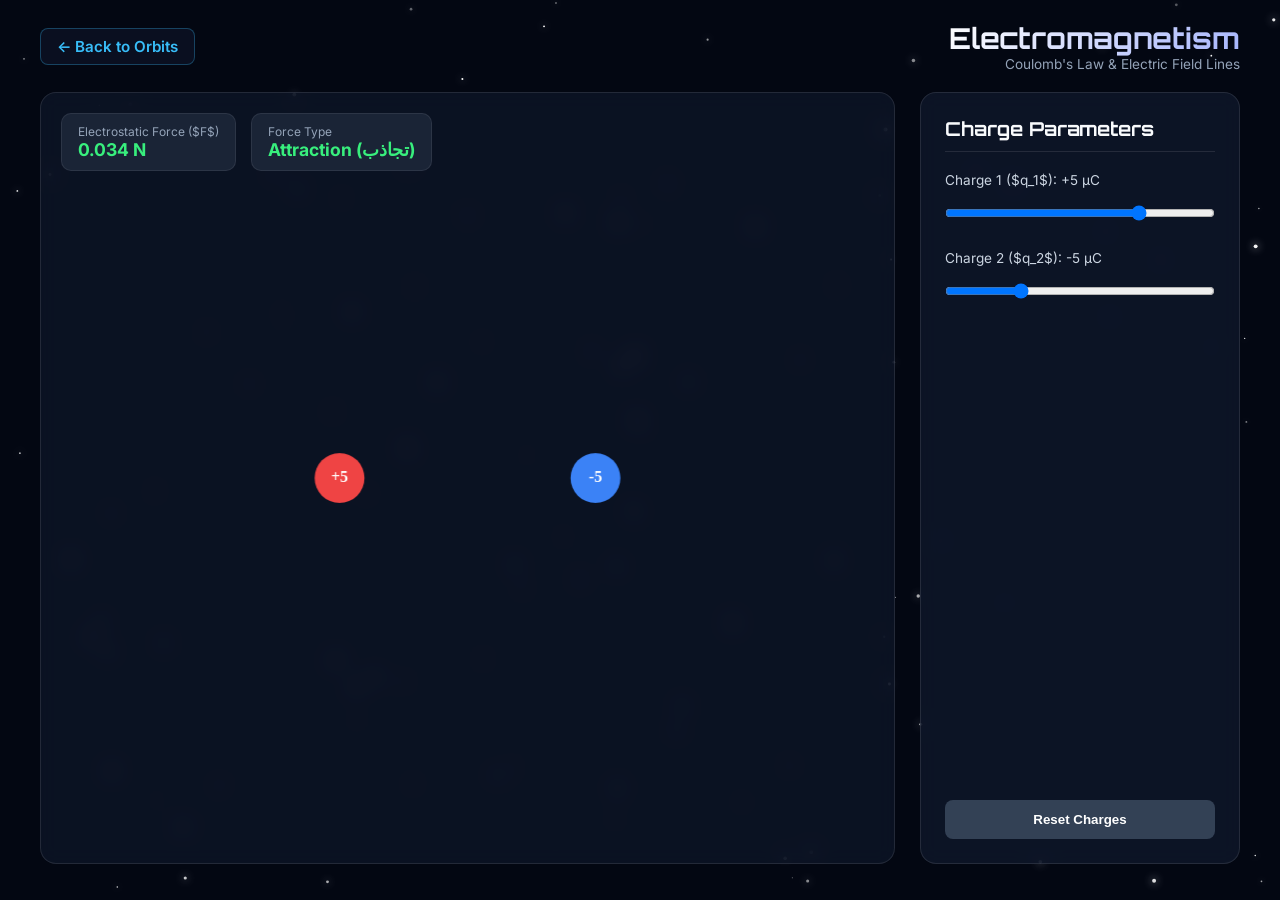
<file: pages/electromagnetism.html>
<!DOCTYPE html>
<html lang="en">

<head>
    <meta charset="UTF-8">
    <meta name="viewport" content="width=device-width, initial-scale=1.0">
    <title>PhysiCode | Electromagnetism Simulation</title>
    <link rel="stylesheet" href="../css/global.css">
    <link rel="stylesheet" href="../css/simulation.css">
    <link
        href="https://fonts.googleapis.com/css2?family=Orbitron:wght@400;700;900&family=Inter:wght@300;400;600&display=swap"
        rel="stylesheet">
</head>

<body>
    <div class="space-background">
        <canvas id="stars-canvas"></canvas>
    </div>

    <div class="simulation-layout">
        <header class="sim-header">
            <a href="../index.html" class="back-btn">← Back to Orbits</a>
            <div class="header-title">
                <h1>Electromagnetism</h1>
                <span class="sub-title">Coulomb's Law & Electric Field Lines</span>
            </div>
        </header>

        <main class="sim-workspace">
            <div class="canvas-container">
                <canvas id="sim-canvas"></canvas>
                <div class="metrics-overlay">
                    <div class="metric-card">
                        <span class="metric-label">Electrostatic Force ($F$)</span>
                        <span class="metric-value" id="val-force">0.00 N</span>
                    </div>
                    <div class="metric-card">
                        <span class="metric-label">Force Type</span>
                        <span class="metric-value" id="val-type">Repulsive</span>
                    </div>
                </div>
            </div>

            <aside class="control-panel">
                <h2>Charge Parameters</h2>
                <div class="control-group">
                    <label for="input-q1">Charge 1 ($q_1$): <span id="label-q1">+5</span> µC</label>
                    <input type="range" id="input-q1" min="-10" max="10" value="5">
                </div>
                <div class="control-group">
                    <label for="input-q2">Charge 2 ($q_2$): <span id="label-q2">-5</span> µC</label>
                    <input type="range" id="input-q2" min="-10" max="10" value="-5">
                </div>
                <div class="button-group">
                    <button id="btn-reset" class="secondary-btn" style="width: 100%;">Reset Charges</button>
                </div>
            </aside>
        </main>
    </div>

    <script src="../js/space-animation.js"></script>
    <script src="../js/em-sim.js"></script>
</body>

</html>
</file>
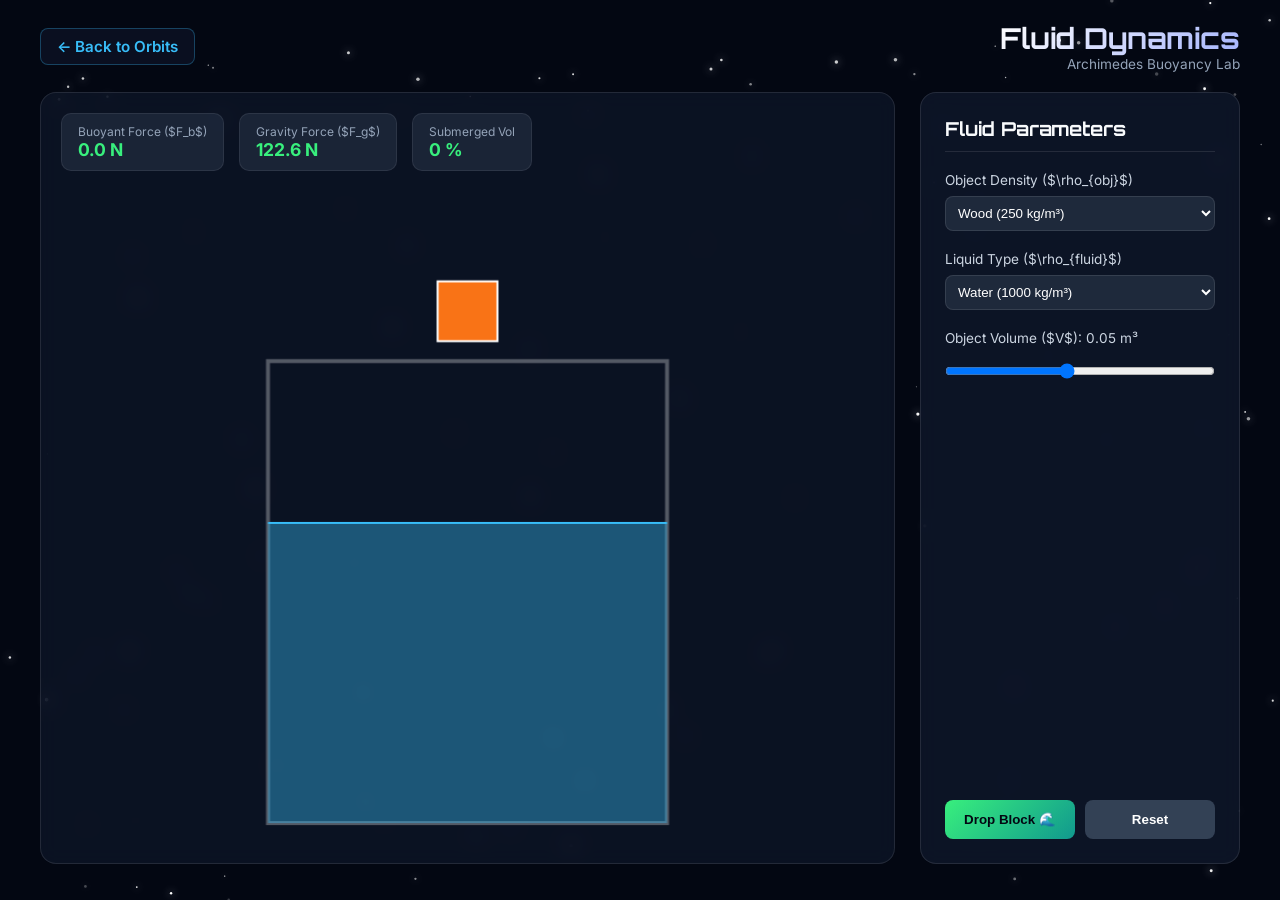
<file: pages/fluids.html>
<!DOCTYPE html>
<html lang="en">

<head>
    <meta charset="UTF-8">
    <meta name="viewport" content="width=device-width, initial-scale=1.0">
    <title>PhysiCode | Fluid Dynamics & Buoyancy Simulation</title>
    <!-- CSS Files -->
    <link rel="stylesheet" href="../css/global.css">
    <link rel="stylesheet" href="../css/simulation.css">
    <!-- Google Fonts -->
    <link
        href="https://fonts.googleapis.com/css2?family=Orbitron:wght@400;700;900&family=Inter:wght@300;400;600&display=swap"
        rel="stylesheet">
</head>

<body>

    <!-- Space Canvas Background -->
    <div class="space-background">
        <canvas id="stars-canvas"></canvas>
    </div>

    <!-- Main Container -->
    <div class="simulation-layout">

        <!-- Header & Navigation -->
        <header class="sim-header">
            <a href="../index.html" class="back-btn">← Back to Orbits</a>
            <div class="header-title">
                <h1>Fluid Dynamics</h1>
                <span class="sub-title">Archimedes Buoyancy Lab</span>
            </div>
        </header>

        <!-- Main Workplace -->
        <main class="sim-workspace">

            <!-- Canvas Simulation Screen -->
            <div class="canvas-container">
                <canvas id="sim-canvas"></canvas>

                <!-- On-Screen Metrics Display -->
                <div class="metrics-overlay">
                    <div class="metric-card">
                        <span class="metric-label">Buoyant Force ($F_b$)</span>
                        <span class="metric-value" id="val-buoyancy">0.00 N</span>
                    </div>
                    <div class="metric-card">
                        <span class="metric-label">Gravity Force ($F_g$)</span>
                        <span class="metric-value" id="val-gravity">0.00 N</span>
                    </div>
                    <div class="metric-card">
                        <span class="metric-label">Submerged Vol</span>
                        <span class="metric-value" id="val-submerged">0 %</span>
                    </div>
                </div>
            </div>

            <!-- Control Panel -->
            <aside class="control-panel">
                <h2>Fluid Parameters</h2>

                <!-- Object Material Select -->
                <div class="control-group">
                    <label for="input-material">Object Density ($\rho_{obj}$)</label>
                    <select id="input-material">
                        <option value="250">Wood (250 kg/m³)</option>
                        <option value="920">Ice (920 kg/m³)</option>
                        <option value="1000">Equal Density (1000 kg/m³)</option>
                        <option value="2700">Aluminum (2700 kg/m³)</option>
                        <option value="7800">Steel (7800 kg/m³)</option>
                    </select>
                </div>

                <!-- Fluid Type Select -->
                <div class="control-group">
                    <label for="input-fluid">Liquid Type ($\rho_{fluid}$)</label>
                    <select id="input-fluid">
                        <option value="1000" selected>Water (1000 kg/m³)</option>
                        <option value="800">Oil (800 kg/m³)</option>
                        <option value="1025">Seawater (1025 kg/m³)</option>
                        <option value="13600">Mercury (13600 kg/m³)</option>
                    </select>
                </div>

                <!-- Object Volume Slider -->
                <div class="control-group">
                    <label for="input-volume">Object Volume ($V$): <span id="label-volume">0.05</span> m³</label>
                    <input type="range" id="input-volume" min="0.01" max="0.1" step="0.01" value="0.05">
                </div>

                <!-- Action Buttons -->
                <div class="button-group">
                    <button id="btn-drop" class="primary-btn">Drop Block 🌊</button>
                    <button id="btn-reset" class="secondary-btn">Reset</button>
                </div>
            </aside>

        </main>
    </div>

    <!-- Scripts -->
    <script src="../js/space-animation.js"></script>
    <script src="../js/fluids-sim.js"></script>
</body>

</html>
</file>
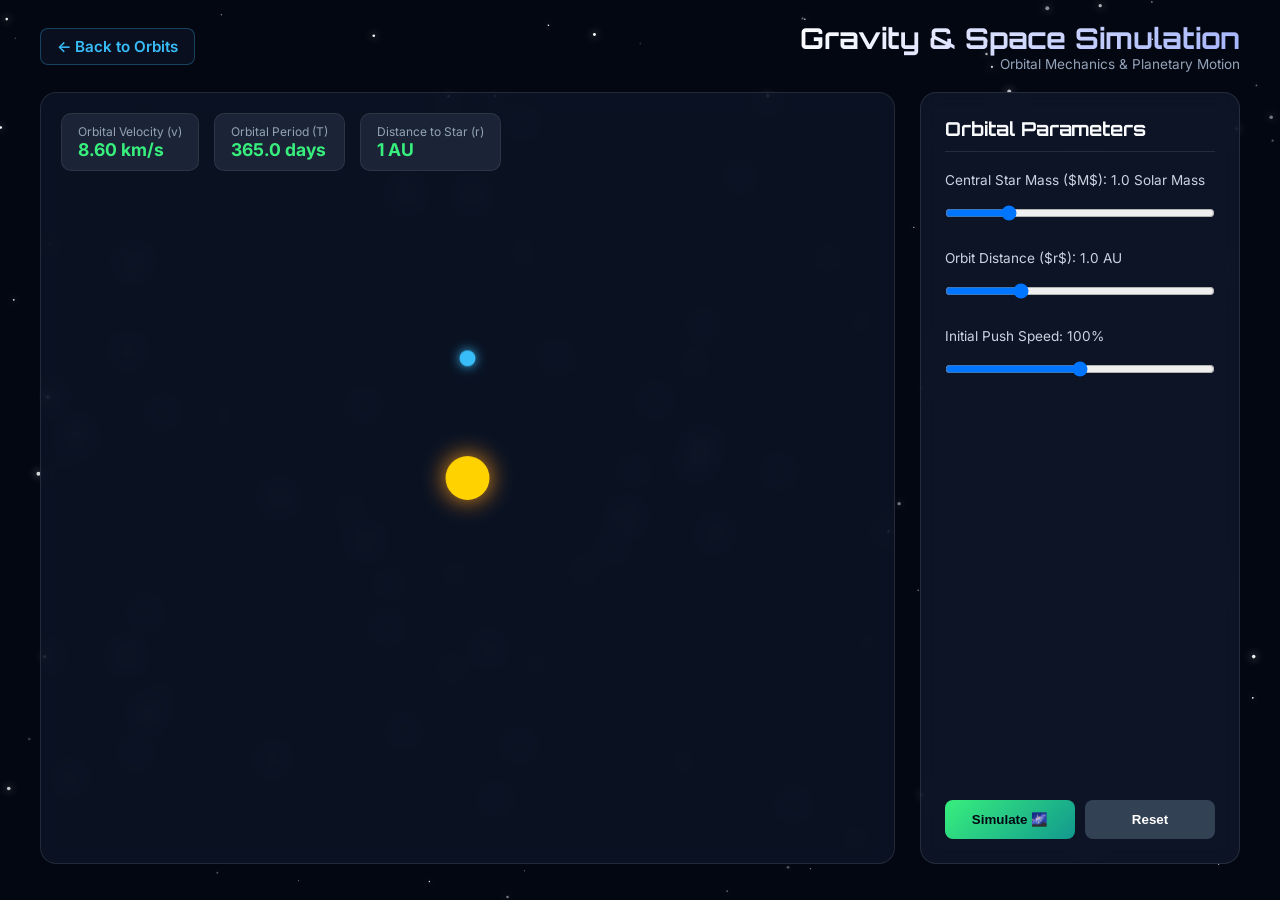
<file: pages/gravity.html>
<!DOCTYPE html>
<html lang="en">

<head>
    <meta charset="UTF-8">
    <meta name="viewport" content="width=device-width, initial-scale=1.0">
    <title>PhysiCode | Orbital Gravity Simulation</title>
    <!-- CSS Files -->
    <link rel="stylesheet" href="../css/global.css">
    <link rel="stylesheet" href="../css/simulation.css">
    <!-- Google Fonts -->
    <link
        href="https://fonts.googleapis.com/css2?family=Orbitron:wght@400;700;900&family=Inter:wght@300;400;600&display=swap"
        rel="stylesheet">
</head>

<body>

    <!-- Space Canvas Background -->
    <div class="space-background">
        <canvas id="stars-canvas"></canvas>
    </div>

    <!-- Main Container -->
    <div class="simulation-layout">

        <!-- Header & Navigation -->
        <header class="sim-header">
            <a href="../index.html" class="back-btn">← Back to Orbits</a>
            <div class="header-title">
                <h1>Gravity & Space Simulation</h1>
                <span class="sub-title">Orbital Mechanics & Planetary Motion</span>
            </div>
        </header>

        <!-- Main Workplace -->
        <main class="sim-workspace">

            <!-- Canvas Simulation Screen -->
            <div class="canvas-container">
                <canvas id="sim-canvas"></canvas>

                <!-- On-Screen Metrics Display -->
                <div class="metrics-overlay">
                    <div class="metric-card">
                        <span class="metric-label">Orbital Velocity (v)</span>
                        <span class="metric-value" id="val-velocity">0.00 km/s</span>
                    </div>
                    <div class="metric-card">
                        <span class="metric-label">Orbital Period (T)</span>
                        <span class="metric-value" id="val-period">0.00 days</span>
                    </div>
                    <div class="metric-card">
                        <span class="metric-label">Distance to Star (r)</span>
                        <span class="metric-value" id="val-distance">0.00 AU</span>
                    </div>
                </div>
            </div>

            <!-- Control Panel -->
            <aside class="control-panel">
                <h2>Orbital Parameters</h2>

                <!-- Star Mass Slider -->
                <div class="control-group">
                    <label for="input-mass">Central Star Mass ($M$): <span id="label-mass">1.0</span> Solar Mass</label>
                    <input type="range" id="input-mass" min="0.5" max="3.0" step="0.1" value="1.0">
                </div>

                <!-- Initial Distance Slider -->
                <div class="control-group">
                    <label for="input-distance">Orbit Distance ($r$): <span id="label-distance">1.0</span> AU</label>
                    <input type="range" id="input-distance" min="0.5" max="2.5" step="0.1" value="1.0">
                </div>

                <!-- Initial Velocity Slider -->
                <div class="control-group">
                    <label for="input-orbit-speed">Initial Push Speed: <span id="label-orbit-speed">100</span>%</label>
                    <input type="range" id="input-orbit-speed" min="50" max="150" value="100">
                </div>

                <!-- Action Buttons -->
                <div class="button-group">
                    <button id="btn-start" class="primary-btn">Simulate 🌌</button>
                    <button id="btn-reset" class="secondary-btn">Reset</button>
                </div>
            </aside>

        </main>
    </div>

    <!-- Scripts -->
    <script src="../js/space-animation.js"></script>
    <script src="../js/gravity-sim.js"></script>
</body>

</html>
</file>
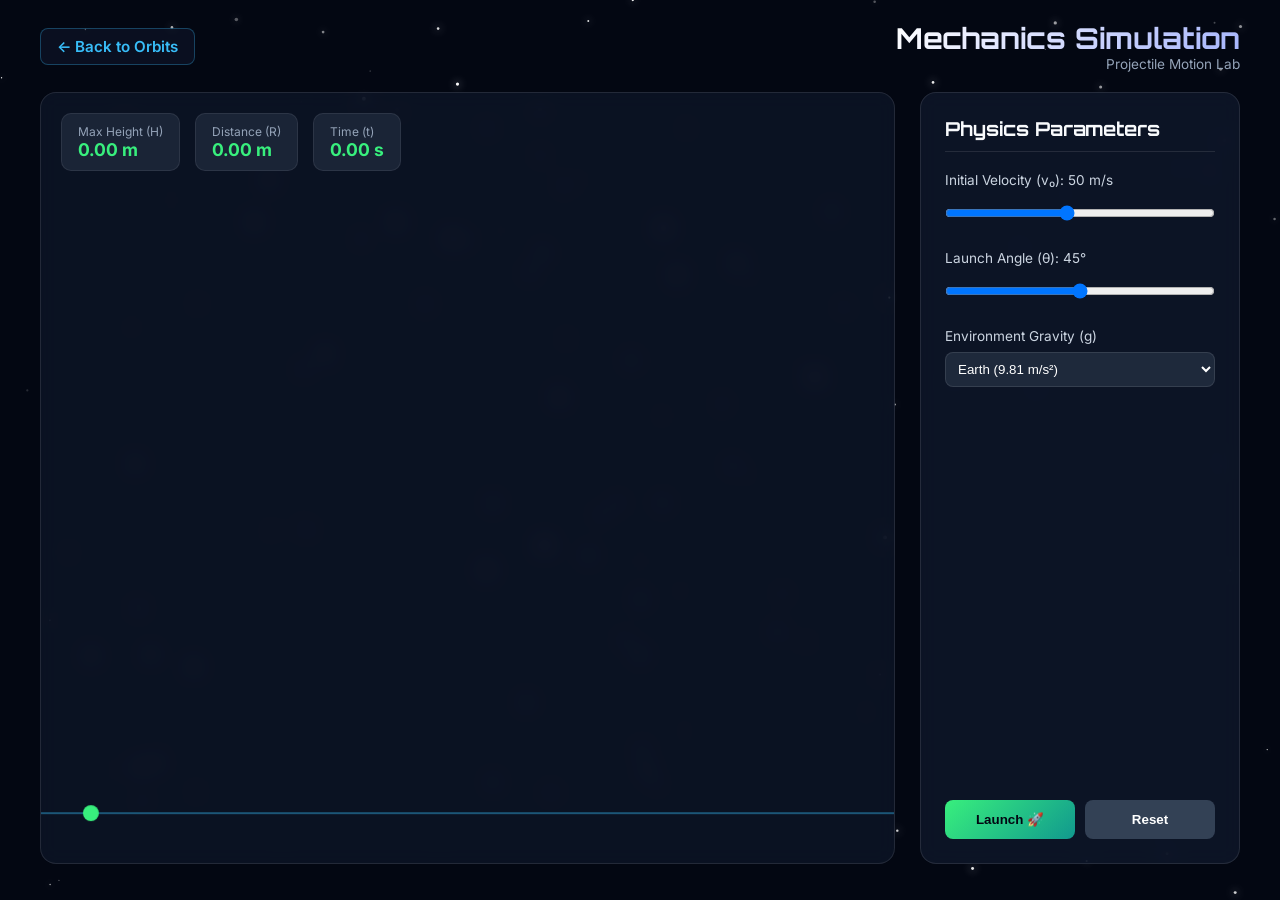
<file: pages/mechanics.html>
<!DOCTYPE html>
<html lang="en">

<head>
    <meta charset="UTF-8">
    <meta name="viewport" content="width=device-width, initial-scale=1.0">
    <title>PhysiCode | Projectile Motion Simulation</title>
    <!-- CSS Files -->
    <link rel="stylesheet" href="../css/global.css">
    <link rel="stylesheet" href="../css/simulation.css">
    <!-- Google Fonts -->
    <link
        href="https://fonts.googleapis.com/css2?family=Orbitron:wght@400;700;900&family=Inter:wght@300;400;600&display=swap"
        rel="stylesheet">
</head>

<body>

    <!-- Space Canvas Background -->
    <div class="space-background">
        <canvas id="stars-canvas"></canvas>
    </div>

    <!-- Main Container -->
    <div class="simulation-layout">

        <!-- Header & Navigation -->
        <header class="sim-header">
            <a href="../index.html" class="back-btn">← Back to Orbits</a>
            <div class="header-title">
                <h1>Mechanics Simulation</h1>
                <span class="sub-title">Projectile Motion Lab</span>
            </div>
        </header>

        <!-- Main Workplace -->
        <main class="sim-workspace">

            <!-- Canvas Simulation Screen -->
            <div class="canvas-container">
                <canvas id="sim-canvas"></canvas>

                <!-- On-Screen Metrics Display -->
                <div class="metrics-overlay">
                    <div class="metric-card">
                        <span class="metric-label">Max Height (H)</span>
                        <span class="metric-value" id="val-height">0.00 m</span>
                    </div>
                    <div class="metric-card">
                        <span class="metric-label">Distance (R)</span>
                        <span class="metric-value" id="val-range">0.00 m</span>
                    </div>
                    <div class="metric-card">
                        <span class="metric-label">Time (t)</span>
                        <span class="metric-value" id="val-time">0.00 s</span>
                    </div>
                </div>
            </div>

            <!-- Control Panel -->
            <aside class="control-panel">
                <h2>Physics Parameters</h2>

                <!-- Initial Velocity Slider -->
                <div class="control-group">
                    <label for="input-velocity">Initial Velocity (v₀): <span id="label-velocity">50</span> m/s</label>
                    <input type="range" id="input-velocity" min="10" max="100" value="50">
                </div>

                <!-- Launch Angle Slider -->
                <div class="control-group">
                    <label for="input-angle">Launch Angle (θ): <span id="label-angle">45</span>°</label>
                    <input type="range" id="input-angle" min="5" max="85" value="45">
                </div>

                <!-- Gravity Select -->
                <div class="control-group">
                    <label for="input-gravity">Environment Gravity (g)</label>
                    <select id="input-gravity">
                        <option value="9.81">Earth (9.81 m/s²)</option>
                        <option value="1.62">Moon (1.62 m/s²)</option>
                        <option value="3.71">Mars (3.71 m/s²)</option>
                        <option value="24.79">Jupiter (24.79 m/s²)</option>
                    </select>
                </div>

                <!-- Action Buttons -->
                <div class="button-group">
                    <button id="btn-launch" class="primary-btn">Launch 🚀</button>
                    <button id="btn-reset" class="secondary-btn">Reset</button>
                </div>
            </aside>

        </main>
    </div>

    <!-- Scripts -->
    <script src="../js/space-animation.js"></script>
    <script src="../js/projectile-sim.js"></script>
</body>

</html>
</file>
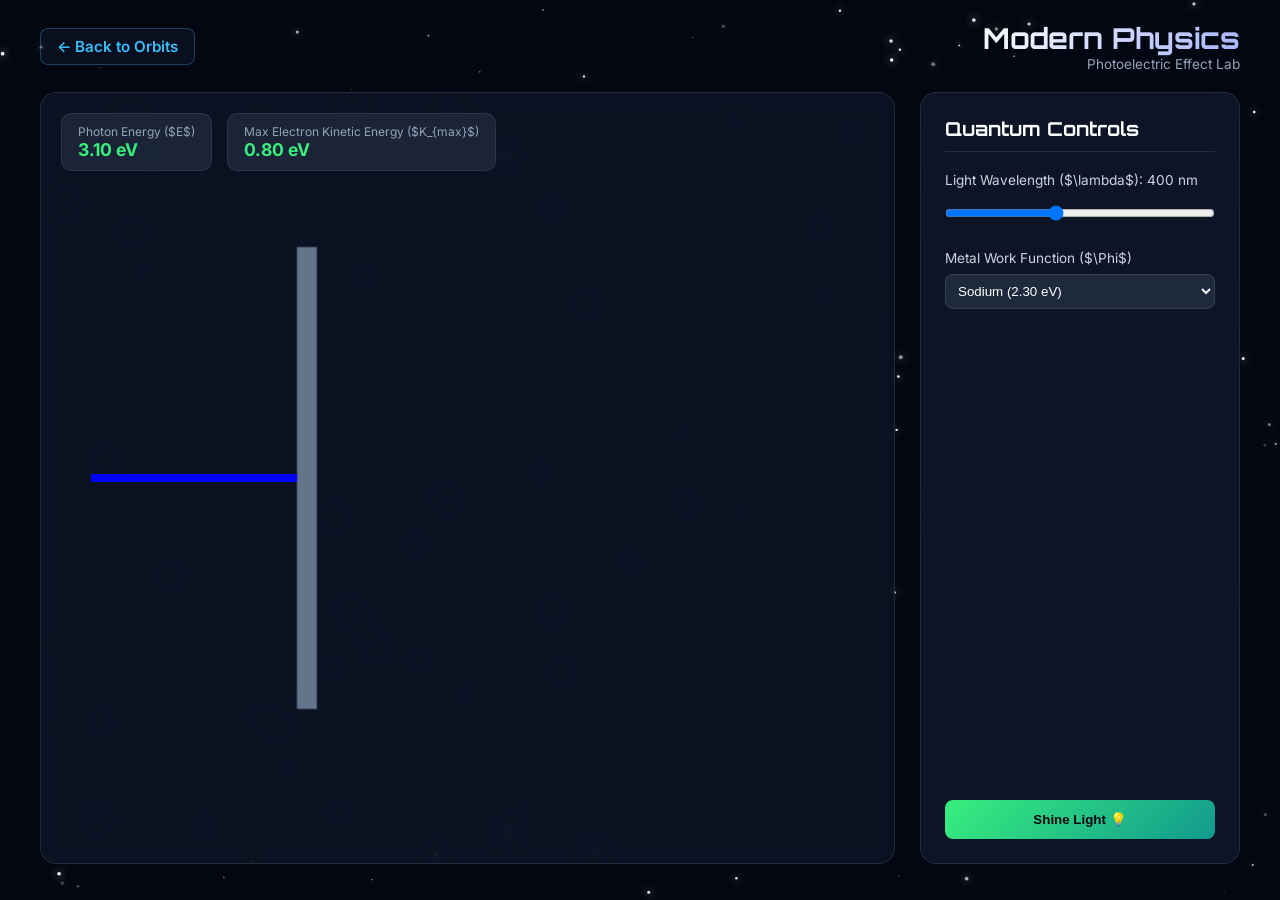
<file: pages/modern-physics.html>
<!DOCTYPE html>
<html lang="en">

<head>
    <meta charset="UTF-8">
    <meta name="viewport" content="width=device-width, initial-scale=1.0">
    <title>PhysiCode | Modern Physics Simulation</title>
    <link rel="stylesheet" href="../css/global.css">
    <link rel="stylesheet" href="../css/simulation.css">
    <link
        href="https://fonts.googleapis.com/css2?family=Orbitron:wght@400;700;900&family=Inter:wght@300;400;600&display=swap"
        rel="stylesheet">
</head>

<body>
    <div class="space-background">
        <canvas id="stars-canvas"></canvas>
    </div>

    <div class="simulation-layout">
        <header class="sim-header">
            <a href="../index.html" class="back-btn">← Back to Orbits</a>
            <div class="header-title">
                <h1>Modern Physics</h1>
                <span class="sub-title">Photoelectric Effect Lab</span>
            </div>
        </header>

        <main class="sim-workspace">
            <div class="canvas-container">
                <canvas id="sim-canvas"></canvas>
                <div class="metrics-overlay">
                    <div class="metric-card">
                        <span class="metric-label">Photon Energy ($E$)</span>
                        <span class="metric-value" id="val-energy">0.00 eV</span>
                    </div>
                    <div class="metric-card">
                        <span class="metric-label">Max Electron Kinetic Energy ($K_{max}$)</span>
                        <span class="metric-value" id="val-ke">0.00 eV</span>
                    </div>
                </div>
            </div>

            <aside class="control-panel">
                <h2>Quantum Controls</h2>
                <div class="control-group">
                    <label for="input-wavelength">Light Wavelength ($\lambda$): <span id="label-wavelength">400</span>
                        nm</label>
                    <input type="range" id="input-wavelength" min="200" max="700" value="400">
                </div>
                <div class="control-group">
                    <label for="input-work">Metal Work Function ($\Phi$)</label>
                    <select id="input-work">
                        <option value="2.14">Cesium (2.14 eV)</option>
                        <option value="2.30" selected>Sodium (2.30 eV)</option>
                        <option value="4.70">Copper (4.70 eV)</option>
                    </select>
                </div>
                <div class="button-group">
                    <button id="btn-toggle" class="primary-btn">Shine Light 💡</button>
                </div>
            </aside>
        </main>
    </div>

    <script src="../js/space-animation.js"></script>
    <script src="../js/modern-sim.js"></script>
</body>

</html>
</file>
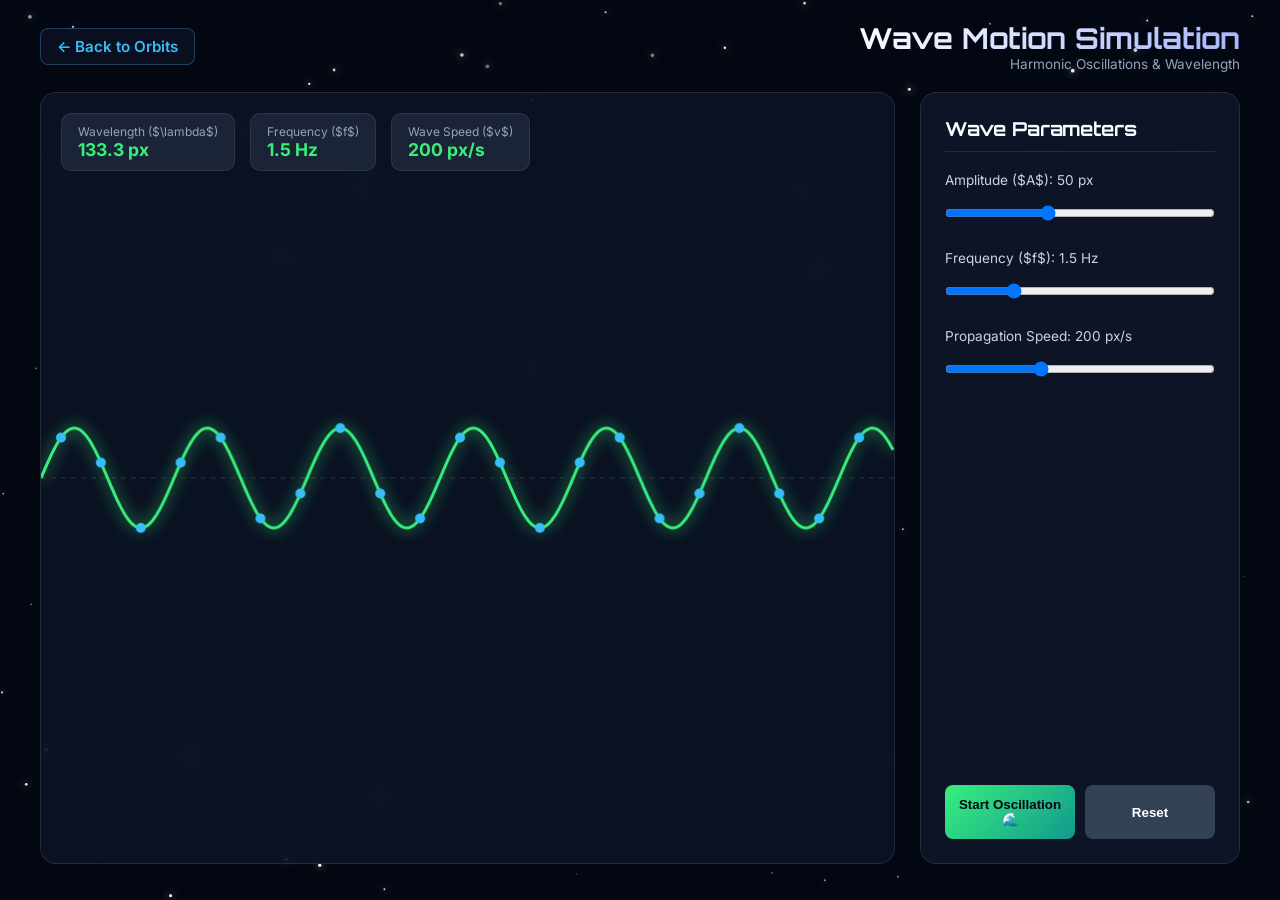
<file: pages/waves.html>
<!DOCTYPE html>
<html lang="en">

<head>
    <meta charset="UTF-8">
    <meta name="viewport" content="width=device-width, initial-scale=1.0">
    <title>PhysiCode | Wave Motion Simulation</title>
    <!-- CSS Files -->
    <link rel="stylesheet" href="../css/global.css">
    <link rel="stylesheet" href="../css/simulation.css">
    <!-- Google Fonts -->
    <link
        href="https://fonts.googleapis.com/css2?family=Orbitron:wght@400;700;900&family=Inter:wght@300;400;600&display=swap"
        rel="stylesheet">
</head>

<body>

    <!-- Space Canvas Background -->
    <div class="space-background">
        <canvas id="stars-canvas"></canvas>
    </div>

    <!-- Main Container -->
    <div class="simulation-layout">

        <!-- Header & Navigation -->
        <header class="sim-header">
            <a href="../index.html" class="back-btn">← Back to Orbits</a>
            <div class="header-title">
                <h1>Wave Motion Simulation</h1>
                <span class="sub-title">Harmonic Oscillations & Wavelength</span>
            </div>
        </header>

        <!-- Main Workplace -->
        <main class="sim-workspace">

            <!-- Canvas Simulation Screen -->
            <div class="canvas-container">
                <canvas id="sim-canvas"></canvas>

                <!-- On-Screen Metrics Display -->
                <div class="metrics-overlay">
                    <div class="metric-card">
                        <span class="metric-label">Wavelength ($\lambda$)</span>
                        <span class="metric-value" id="val-wavelength">0.00 m</span>
                    </div>
                    <div class="metric-card">
                        <span class="metric-label">Frequency ($f$)</span>
                        <span class="metric-value" id="val-frequency">1.0 Hz</span>
                    </div>
                    <div class="metric-card">
                        <span class="metric-label">Wave Speed ($v$)</span>
                        <span class="metric-value" id="val-speed">0.00 m/s</span>
                    </div>
                </div>
            </div>

            <!-- Control Panel -->
            <aside class="control-panel">
                <h2>Wave Parameters</h2>

                <!-- Amplitude Slider -->
                <div class="control-group">
                    <label for="input-amplitude">Amplitude ($A$): <span id="label-amplitude">50</span> px</label>
                    <input type="range" id="input-amplitude" min="10" max="120" value="50">
                </div>

                <!-- Frequency Slider -->
                <div class="control-group">
                    <label for="input-frequency">Frequency ($f$): <span id="label-frequency">1.5</span> Hz</label>
                    <input type="range" id="input-frequency" min="0.5" max="5.0" step="0.1" value="1.5">
                </div>

                <!-- Wave Speed Slider -->
                <div class="control-group">
                    <label for="input-speed">Propagation Speed: <span id="label-speed">200</span> px/s</label>
                    <input type="range" id="input-speed" min="50" max="500" step="10" value="200">
                </div>

                <!-- Action Buttons -->
                <div class="button-group">
                    <button id="btn-toggle" class="primary-btn">Start Oscillation 🌊</button>
                    <button id="btn-reset" class="secondary-btn">Reset</button>
                </div>
            </aside>

        </main>
    </div>

    <!-- Scripts -->
    <script src="../js/space-animation.js"></script>
    <script src="../js/waves-sim.js"></script>
</body>

</html>
</file>
<file: css/global.css>
/* global.css */
* {
    margin: 0;
    padding: 0;
    box-sizing: border-box;
}

body {
    background-color: #030712;
    font-family: 'Inter', sans-serif;
    color: #ffffff;
    overflow: hidden;
}
</file>
<file: css/simulation.css>
/* ==========================================================================
   Simulation Pages Layout
   ========================================================================== */
* {
    margin: 0;
    padding: 0;
    box-sizing: border-box;
}

body {
    width: 100vw;
    height: 100vh;
    overflow: hidden;
    background-color: #030712;
    font-family: 'Inter', sans-serif;
    color: #ffffff;
}

/* Background Canvas Fix */
.space-background {
    position: fixed;
    top: 0;
    left: 0;
    width: 100%;
    height: 100%;
    z-index: 1;
}

#stars-canvas {
    width: 100%;
    height: 100%;
    display: block;
}

/* Main Container Layout Fix */
.simulation-layout {
    position: relative;
    z-index: 10;
    width: 100vw;
    height: 100vh;
    display: flex;
    flex-direction: column;
    padding: 20px 40px;
}

/* Header */
.sim-header {
    display: flex;
    align-items: center;
    justify-content: space-between;
    margin-bottom: 20px;
}

.back-btn {
    color: #38bdf8;
    text-decoration: none;
    font-weight: 600;
    font-size: 0.95rem;
    padding: 8px 16px;
    border: 1px solid rgba(56, 189, 248, 0.3);
    border-radius: 8px;
    transition: all 0.3s ease;
    background: rgba(15, 23, 42, 0.6);
}

.back-btn:hover {
    background: rgba(56, 189, 248, 0.15);
    border-color: #38bdf8;
}

.header-title h1 {
    font-family: 'Orbitron', sans-serif;
    font-size: 1.8rem;
    background: linear-gradient(135deg, #ffffff, #a5b4fc);
    -webkit-background-clip: text;
    -webkit-text-fill-color: transparent;
    text-align: right;
}

.sub-title {
    font-size: 0.85rem;
    color: #94a3b8;
    display: block;
    text-align: right;
}

/* Workspace Layout */
.sim-workspace {
    display: flex;
    gap: 25px;
    flex: 1;
    height: calc(100% - 80px);
    margin-bottom: 20px;
}

/* Canvas Area */
.canvas-container {
    flex: 1;
    position: relative;
    background: rgba(15, 23, 42, 0.7);
    border: 1px solid rgba(255, 255, 255, 0.1);
    border-radius: 16px;
    backdrop-filter: blur(10px);
    overflow: hidden;
}

#sim-canvas {
    width: 100%;
    height: 100%;
    display: block;
}

/* On-Screen Overlay Cards */
.metrics-overlay {
    position: absolute;
    top: 20px;
    left: 20px;
    display: flex;
    gap: 15px;
    z-index: 20;
}

.metric-card {
    background: rgba(30, 41, 59, 0.85);
    padding: 10px 16px;
    border-radius: 10px;
    border: 1px solid rgba(255, 255, 255, 0.08);
}

.metric-label {
    display: block;
    font-size: 0.75rem;
    color: #94a3b8;
}

.metric-value {
    font-size: 1.1rem;
    font-weight: 700;
    color: #38ef7d;
}

/* Control Panel */
.control-panel {
    width: 320px;
    background: rgba(15, 23, 42, 0.85);
    border: 1px solid rgba(255, 255, 255, 0.1);
    border-radius: 16px;
    padding: 24px;
    display: flex;
    flex-direction: column;
    gap: 20px;
    backdrop-filter: blur(10px);
}

.control-panel h2 {
    font-family: 'Orbitron', sans-serif;
    font-size: 1.2rem;
    color: #f8fafc;
    border-bottom: 1px solid rgba(255, 255, 255, 0.1);
    padding-bottom: 10px;
}

.control-group {
    display: flex;
    flex-direction: column;
    gap: 8px;
}

.control-group label {
    font-size: 0.85rem;
    color: #cbd5e1;
}

.control-group input[type="range"],
.control-group select {
    width: 100%;
    padding: 8px;
    background: #1e293b;
    border: 1px solid rgba(255, 255, 255, 0.1);
    border-radius: 8px;
    color: #fff;
    outline: none;
}

/* Buttons */
.button-group {
    display: flex;
    gap: 10px;
    margin-top: auto;
}

.primary-btn,
.secondary-btn {
    flex: 1;
    padding: 12px;
    border: none;
    border-radius: 8px;
    font-weight: 600;
    cursor: pointer;
    transition: all 0.3s ease;
}

.primary-btn {
    background: linear-gradient(135deg, #38ef7d, #11998e);
    color: #030712;
}

.primary-btn:hover {
    box-shadow: 0 0 15px rgba(56, 239, 125, 0.4);
}

.secondary-btn {
    background: #334155;
    color: #fff;
}

.secondary-btn:hover {
    background: #475569;
}
</file>
